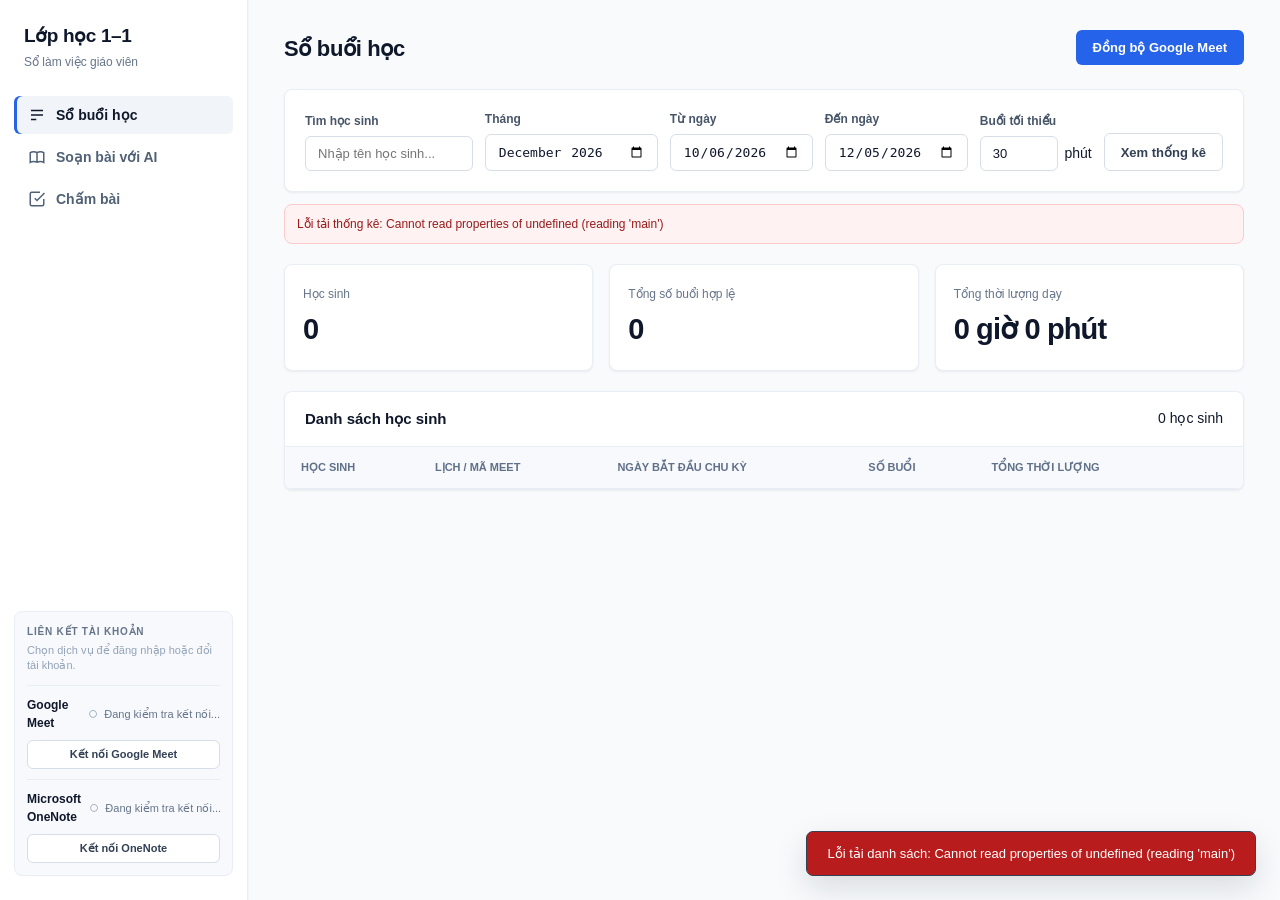
<file: frontend/index.html>
<!DOCTYPE html>
<html lang="vi">
<head>
  <meta charset="UTF-8">
  <meta name="viewport" content="width=device-width, initial-scale=1.0">
  <title>Lớp học 1–1</title>
  <link rel="stylesheet" href="css/style.css">
</head>
<body>
  <div class="shell">
    <!-- SIDEBAR -->
    <aside class="side">
      <div class="brand">
        <h2>Lớp học 1–1</h2>
        <small>Sổ làm việc giáo viên</small>
      </div>
      <section class="service-connections" aria-label="Liên kết tài khoản">
        <div class="service-connections-title">LIÊN KẾT TÀI KHOẢN</div>
        <p class="service-connections-help">Chọn dịch vụ để đăng nhập hoặc đổi tài khoản.</p>

        <div class="service-connection service-google">
          <div class="service-connection-info">
            <strong>Google Meet</strong>
            <span id="google-status-indicator" class="service-status"><span class="status-dot" style="color:#94a3b8;">○</span> Đang kiểm tra kết nối...</span>
          </div>
          <button class="service-connect-btn" type="button" onclick="handleConnectGoogle()">Kết nối Google Meet</button>
        </div>

        <div class="service-connection service-onenote">
          <div class="service-connection-info">
            <strong>Microsoft OneNote</strong>
            <span id="onenote-status-indicator" class="service-status"><span class="status-dot" style="color:#94a3b8;">○</span> Đang kiểm tra kết nối...</span>
          </div>
          <button class="service-connect-btn" type="button" onclick="handleConnectOneNote()">Kết nối OneNote</button>
        </div>
      </section>
      <nav class="nav">
        <button class="nav-item active" data-view="dashboard" onclick="navigate('dashboard')">
          <svg width="18" height="18" fill="none" stroke="currentColor" stroke-width="2" viewBox="0 0 24 24"><path d="M4 6h16M4 12h16M4 18h7"/></svg>
          Sổ buổi học
        </button>
        <button class="nav-item" data-view="lessons" onclick="navigate('lessons')">
          <svg width="18" height="18" fill="none" stroke="currentColor" stroke-width="2" viewBox="0 0 24 24"><path d="M12 6.253v13m0-13C10.832 5.477 9.246 5 7.5 5S4.168 5.477 3 6.253v13C4.168 18.477 5.754 18 7.5 18s3.332.477 4.5 1.253m0-13C13.168 5.477 14.754 5 16.5 5c1.747 0 3.332.477 4.5 1.253v13C19.832 18.477 18.247 18 16.5 18c-1.746 0-3.332.477-4.5 1.253"/></svg>
          Soạn bài với AI
        </button>
        <button class="nav-item" data-view="grading" onclick="navigate('grading')">
          <svg width="18" height="18" fill="none" stroke="currentColor" stroke-width="2" viewBox="0 0 24 24"><path d="M9 11l3 3L22 4M21 12v7a2 2 0 0 1-2 2H5a2 2 0 0 1-2-2V5a2 2 0 0 1 2-2h11"/></svg>
          Chấm bài
        </button>
      </nav>
    </aside>

    <!-- MAIN CONTENT AREA -->
    <main class="page">
      <!-- TOAST NOTIFICATION -->
      <div id="toast" class="toast hidden"></div>

      <!-- VIEW 1: DASHBOARD (SỔ BUỔI HỌC) -->
      <section id="view-dashboard" class="view-panel active">
        <header class="head">
          <div>
            <span class="eyebrow">Quản lý lớp</span>
            <h1>Sổ buổi học</h1>
          </div>
          <button class="btn btn-primary" id="btn-sync" onclick="handleSyncMeet()">
            <svg class="spin-icon hidden" width="16" height="16" fill="none" stroke="currentColor" stroke-width="2" viewBox="0 0 24 24"><circle cx="12" cy="12" r="10" stroke-opacity="0.25"/><path d="M12 2a10 10 0 0 1 10 10"/></svg>
            <span>Đồng bộ Google Meet</span>
          </button>
        </header>

        <!-- FILTERS -->
        <div class="card filter-card">
          <div class="filter-grid">
            <div class="field">
              <label>Tìm học sinh</label>
              <input type="text" id="filter-search" placeholder="Nhập tên học sinh..." onkeydown="if(event.key==='Enter') loadDashboard()">
            </div>
            <div class="field">
              <label>Tháng</label>
              <input type="month" id="filter-month" onchange="onMonthChange()">
            </div>
            <div class="field">
              <label>Từ ngày</label>
              <input type="date" id="filter-from">
            </div>
            <div class="field">
              <label>Đến ngày</label>
              <input type="date" id="filter-to">
            </div>
            <div class="field">
              <label>Buổi tối thiểu</label>
              <div class="input-unit">
                <input type="number" id="filter-min-duration" value="30" min="0">
                <span>phút</span>
              </div>
            </div>
            <button class="btn btn-primary" onclick="loadDashboard()" style="height: 38px; white-space: nowrap;">
              Xem thống kê
            </button>
          </div>
        </div>

        <div id="dashboard-status" class="status-banner status-info">
          Sẵn sàng xem thống kê. Chọn bộ lọc và bấm "Xem thống kê".
        </div>

        <!-- STATS -->
        <div class="stats-grid">
          <div class="stat-card">
            <span>Học sinh</span>
            <strong id="stat-students">0</strong>
          </div>
          <div class="stat-card">
            <span>Tổng số buổi hợp lệ</span>
            <strong id="stat-sessions">0</strong>
          </div>
          <div class="stat-card">
            <span>Tổng thời lượng dạy</span>
            <strong id="stat-duration">0 giờ 0 phút</strong>
          </div>
        </div>

        <!-- TABLE -->
        <div class="card table-card">
          <div class="card-header">
            <h3>Danh sách học sinh</h3>
            <span id="student-count-badge">0 học sinh</span>
          </div>
          <div class="table-wrap">
            <table>
              <thead>
                <tr>
                  <th>Học sinh</th>
                  <th>Lịch / mã Meet</th>
                  <th>Ngày bắt đầu chu kỳ</th>
                  <th>Số buổi</th>
                  <th>Tổng thời lượng</th>
                  <th></th>
                </tr>
              </thead>
              <tbody id="student-table-body">
                <!-- Data rendered by JS -->
              </tbody>
            </table>
          </div>
        </div>
      </section>

      <!-- VIEW 2: STUDENT DETAIL (CHI TIẾT HỌC SINH) -->
      <section id="view-student-detail" class="view-panel">
        <a class="back-link" href="javascript:void(0)" onclick="navigate('dashboard')">← Quay lại danh sách</a>
        <header class="head">
          <div>
            <span class="eyebrow">Chi tiết học sinh</span>
            <h1 id="detail-name">Học sinh</h1>
            <p id="detail-space" class="text-muted">Lịch / mã Meet: ...</p>
          </div>
        </header>

        <div class="stats-grid">
          <div class="stat-card">
            <span>Số buổi học</span>
            <strong id="detail-stat-sessions">0</strong>
          </div>
          <div class="stat-card">
            <span>Tổng thời gian học</span>
            <strong id="detail-stat-duration">0 phút</strong>
          </div>
        </div>

        <!-- FILTERS FOR STUDENT DETAIL -->
        <div class="card filter-card">
          <div class="filter-grid">
            <div class="field">
              <label>Từ ngày</label>
              <input type="date" id="detail-filter-from">
            </div>
            <div class="field">
              <label>Đến ngày</label>
              <input type="date" id="detail-filter-to">
            </div>
            <div class="field">
              <label>Buổi tối thiểu</label>
              <div class="input-unit">
                <input type="number" id="detail-filter-min-duration" value="0" min="0">
                <span>phút</span>
              </div>
            </div>
            <button class="btn btn-primary" onclick="reloadStudentDetail()" style="height: 38px; white-space: nowrap;">
              Cập nhật
            </button>
          </div>
        </div>

        <div class="detail-layout">
          <!-- SESSIONS LIST -->
          <div class="card table-card">
            <div class="card-header">
              <h3>Các buổi học</h3>
            </div>
            <div class="table-wrap">
              <table>
                <thead>
                  <tr>
                    <th>Thời gian học</th>
                    <th>Thời lượng</th>
                    <th>Người tham gia</th>
                  </tr>
                </thead>
                <tbody id="meetings-table-body">
                  <!-- Meetings rendered here -->
                </tbody>
              </table>
            </div>
          </div>

          <!-- EDIT STUDENT CARD -->
          <div class="card form-card">
            <h3>Cài đặt học sinh</h3>
            <div class="field">
              <label>Tên học sinh</label>
              <input type="text" id="edit-student-name">
            </div>
            <div class="field">
              <label>Google Space ID</label>
              <input type="text" id="edit-student-space" readonly class="input-readonly">
            </div>
            <div class="field">
              <label>Ngày bắt đầu chu kỳ (1 - 31)</label>
              <input type="number" id="edit-student-cycle" min="1" max="31">
            </div>
            <button class="btn btn-primary" onclick="handleUpdateStudent()">Lưu thay đổi</button>
          </div>
        </div>
      </section>

      <!-- VIEW 3: AI LESSONS (TẠO BÀI GIẢNG & LỊCH SỬ PROMPT) -->
      <section id="view-lessons" class="view-panel">
        <header class="head">
          <div>
            <span class="eyebrow">Trợ lý AI</span>
            <h1>Soạn bài từ Video YouTube</h1>
          </div>
        </header>

        <!-- FORM TẠO BÀI -->
        <div class="card form-panel">
          <h3>Tạo bài giảng mới</h3>
          <p class="text-muted">AI sẽ xem video YouTube, tạo giáo án chi tiết cho giáo viên và phiếu bài tập đục lỗ cho học sinh.</p>
          
          <div class="form-grid">
            <div class="field">
              <label>Model AI</label>
              <select id="lesson-model-select">
                <option value="gemini-3.5-flash" selected>Gemini 3.5 Flash (Mặc định)</option>
              </select>
            </div>
            <div class="field" style="grid-column: 1 / -1;">
              <label>Đường dẫn Video YouTube <span class="req">*</span></label>
              <input type="url" id="lesson-url" placeholder="https://www.youtube.com/watch?v=..." required>
            </div>
            <div class="field" style="grid-column: 1 / -1;">
              <label>Yêu cầu tùy chỉnh (Prompt riêng)</label>
              <textarea id="lesson-prompt" placeholder="Ví dụ: Tập trung vào giải các bài toán hình học không gian, giải thích dễ hiểu cho học sinh lớp 11..."></textarea>
            </div>
          </div>
          
          <button class="btn btn-primary" id="btn-create-lesson" onclick="handleCreateLesson()">
            <span>Bắt đầu tạo bài giảng</span>
          </button>
        </div>

        <!-- HISTORY / PROMPTS & DRAFTS TABLE -->
        <div class="card table-card" style="margin-top: 24px;">
          <div class="card-header">
            <h3>Lịch sử tạo bài & Trạng thái Prompt</h3>
            <span id="drafts-count-badge">0 bài</span>
          </div>
          <div class="table-wrap">
            <table>
              <thead>
                <tr>
                  <th style="width: 28%;">Bài giảng / Video</th>
                  <th style="width: 25%;">Yêu cầu (Prompt)</th>
                  <th style="width: 12%;">Model</th>
                  <th style="width: 15%;">Thời gian</th>
                  <th style="width: 10%;">Trạng thái</th>
                  <th style="width: 10%; text-align: right;">Thao tác</th>
                </tr>
              </thead>
              <tbody id="drafts-table-body">
                <!-- Render drafts list -->
              </tbody>
            </table>
          </div>
        </div>
      </section>

      <!-- VIEW 4: LESSON EDITOR (CHỈNH SỬA & XUẤT PDF) -->
      <section id="view-lesson-editor" class="view-panel">
        <a class="back-link" href="javascript:void(0)" onclick="navigate('lessons')">← Danh sách bài giảng</a>
        <header class="head">
          <div>
            <span class="eyebrow">Chỉnh sửa tài liệu</span>
            <input type="text" id="editor-title" class="title-input" placeholder="Tiêu đề bài giảng...">
          </div>
          <div class="action-buttons">
            <button class="btn btn-secondary" onclick="handleSaveDraft()">Lưu bản nháp</button>
            <button class="btn btn-onenote" onclick="openPushOneNoteDialog()">Đẩy lên OneNote (GV & HS)</button>
          </div>
        </header>

        <div class="card structured-editor">
          <div class="field">
            <label>Tổng quan bài học</label>
            <textarea id="editor-overview" placeholder="Mục tiêu và nội dung chính của bài học"></textarea>
          </div>
          <div class="editor-section-head"><h3>Nội dung bài giảng</h3><button class="btn btn-secondary" onclick="addLessonSection()">+ Thêm mục</button></div>
          <div id="lesson-sections-editor"></div>
          <div class="editor-section-head"><h3>Bài tập</h3><button class="btn btn-secondary" onclick="addLessonExercise()">+ Thêm câu</button></div>
          <div id="lesson-exercises-editor"></div>
        </div>
      </section>

      <!-- VIEW 5: CHẤM BÀI -->
      <section id="view-grading" class="view-panel">
        <header class="head"><div><span class="eyebrow">OneNote & AI</span><h1>Chấm bài</h1><p class="text-muted">Tìm bài học sinh, chọn câu cần chấm và xem lỗi sai.</p></div></header>
        <div class="tab-header">
          <button class="tab-btn active" id="grading-tab-assignments" onclick="switchGradingTab('assignments')">Bài đã giao</button>
          <button class="tab-btn" id="grading-tab-mistakes" onclick="switchGradingTab('mistakes')">Lỗi sai học sinh</button>
        </div>
        <div id="grading-assignments-panel">
          <div class="card grading-filter">
            <div class="field"><label>Tìm theo học sinh hoặc tên bài</label><input id="grading-search" placeholder="Nhập tên để tìm nhanh..." oninput="scheduleGradingSearch()"></div>
            <button class="btn btn-secondary" onclick="loadGradingPages()">Làm mới</button>
          </div>
          <div class="card table-card" style="margin-top:16px"><div class="card-header"><h3>Bài tập đã giao</h3><span id="grading-count">0 bài</span></div><div class="table-wrap"><table><thead><tr><th>Học sinh & bài</th><th>Ngày giao</th><th>Kết quả</th><th></th></tr></thead><tbody id="grading-pages-body"></tbody></table></div></div>
        </div>
        <div id="grading-mistakes-panel" class="hidden"><div id="mistake-groups"></div></div>
      </section>

      <!-- VIEW 6: CHI TIẾT CHẤM -->
      <section id="view-grading-detail" class="view-panel">
        <a class="back-link" href="javascript:void(0)" onclick="navigate('grading')">← Danh sách bài cần chấm</a>
        <header class="head"><div><span class="eyebrow">Chấm bằng AI</span><h1 id="grading-detail-title">Bài tập</h1><p id="grading-detail-student" class="text-muted"></p></div></header>
        <div class="card grading-controls">
          <div class="field"><label>Model chấm bài</label><select id="grading-model"></select></div>
          <div class="field"><label>Yêu cầu chấm thêm (không bắt buộc)</label><textarea id="grading-prompt" placeholder="Ví dụ: nhận xét ngắn, ưu tiên chỉ ra bước sai..."></textarea></div>
        </div>
        <div class="card" style="margin-top:16px"><div class="editor-section-head"><label class="check-label"><input type="checkbox" id="grade-select-all" onchange="toggleGradeAll(this.checked)" checked> Chọn tất cả câu</label><div class="action-buttons"><button class="btn btn-secondary hidden" id="btn-push-feedback" onclick="handlePushFeedback()">Đẩy lại nhận xét</button><button class="btn btn-primary" id="btn-grade" onclick="handleGradeAssignment()">Chấm các câu đã chọn</button></div></div><div id="grading-items"></div></div>
      </section>
    </main>
  </div>

  <!-- MODAL XEM CHI TIẾT LỖI TỪ AI -->
  <div id="error-modal" class="modal-overlay hidden" onclick="closeErrorModal()">
    <div class="modal-card" onclick="event.stopPropagation()">
      <div class="modal-header">
        <h3>Chi tiết lỗi xử lý AI</h3>
        <button class="modal-close" onclick="closeErrorModal()">✕</button>
      </div>
      <div class="modal-body">
        <p class="text-muted" style="margin-bottom: 8px;">Dưới đây là toàn bộ thông báo lỗi phản hồi từ hệ thống:</p>
        <pre id="error-modal-text" class="error-log-box">Không có dữ liệu</pre>
      </div>
      <div class="modal-footer">
        <button class="btn btn-secondary" onclick="copyErrorLog()">Sao chép lỗi</button>
        <button class="btn btn-primary" onclick="closeErrorModal()">Đóng</button>
      </div>
    </div>
  </div>

  <!-- MODAL ĐẨY BÀI LÊN ONENOTE -->
  <div id="onenote-modal" class="modal-overlay hidden" onclick="closeOneNoteModal()">
    <div class="modal-card" onclick="event.stopPropagation()">
      <div class="modal-header">
        <h3 style="color: #6b21a8;">Đẩy bài giảng lên Microsoft OneNote</h3>
        <button class="modal-close" onclick="closeOneNoteModal()">✕</button>
      </div>
      <div class="modal-body">
        <p class="text-muted" style="margin-bottom: 14px;">Hệ thống tự tạo hoặc tái sử dụng hai sổ Giáo viên/Học sinh của học sinh đã chọn, sau đó luôn tạo Trang mới trong Chương:</p>
        
        <div class="field" style="margin-bottom: 12px;"><label>1. Học sinh nhận bài</label><select id="on-student-id" onchange="refreshOneNotePublishTargets()"></select></div>
        <div class="field" style="margin-bottom: 12px;">
          <label>2. Chương trong vở Học sinh</label>
          <small id="on-student-workspace-status" class="text-muted"></small>
          <select id="on-student-chapter-select" onchange="toggleOneNoteChapterInput('student')"></select>
          <input type="text" id="on-student-chapter-name" placeholder="Nhập tên chương mới của học sinh..." style="margin-top:8px;">
        </div>

        <div class="field" style="margin-bottom: 12px;">
          <label>3. Chương trong vở Giáo viên</label>
          <small id="on-teacher-workspace-status" class="text-muted"></small>
          <select id="on-teacher-chapter-select" onchange="toggleOneNoteChapterInput('teacher')"></select>
          <input type="text" id="on-teacher-chapter-name" placeholder="Nhập tên chương mới của giáo viên..." style="margin-top:8px;">
        </div>
        
        <div class="field">
          <label>4. Tiêu đề buổi học trên trang OneNote</label>
          <input type="text" id="on-page-title" placeholder="VD: Buổi 1: Đường tròn lượng giác">
        </div>
      </div>
      <div class="modal-footer">
        <button class="btn btn-secondary" onclick="closeOneNoteModal()">Hủy</button>
        <button class="btn btn-onenote" id="btn-do-push-onenote" onclick="handleDoPushOneNote()">Bắt đầu đẩy bài</button>
      </div>
    </div>
  </div>

  <div id="remediation-modal" class="modal-overlay hidden" onclick="closeRemediationModal()">
    <div class="modal-card" onclick="event.stopPropagation()">
      <div class="modal-header"><h3 style="color:#15803d">Tạo bài tập từ lỗi sai</h3><button class="modal-close" onclick="closeRemediationModal()">✕</button></div>
      <div class="modal-body">
        <p id="remediation-context" class="mistake-context"></p>
		<div class="field"><label>Số câu bài tập</label><input type="number" id="remediation-count" min="1" max="20" value="5"></div>
        <div class="field" style="margin-top:12px"><label>Model AI</label><select id="remediation-model"></select></div>
        <div class="field" style="margin-top:12px"><label>Yêu cầu thêm (không bắt buộc)</label><textarea id="remediation-prompt" placeholder="Ví dụ: tăng dần độ khó, phù hợp lớp 11..."></textarea></div>
      </div>
      <div class="modal-footer"><button class="btn btn-secondary" onclick="closeRemediationModal()">Hủy</button><button class="btn btn-primary" id="btn-remediation" onclick="handleGenerateRemediation()">Tạo và giao bài</button></div>
    </div>
  </div>

  <script src="js/app.js"></script>
</body>
</html>
</file>
<file: frontend/css/style.css>
:root {
  --bg: #f8fafc;
  --surface: #ffffff;
  --surface-muted: #f7f9fc;
  --line: #e9eef5;
  --line-strong: #d7dee8;
  --text-main: #0f172a;
  --text-muted: #66758a;
  --green: #2563eb;
  --green-hover: #1d4ed8;
  --green-soft: #eff6ff;
  --blue: #2563eb;
  --blue-soft: #eff6ff;
  --red: #c9363e;
  --amber: #a86309;
  --shadow-sm: 0 1px 3px rgba(15, 23, 42, 0.05), 0 1px 2px -1px rgba(15, 23, 42, 0.05);
  --shadow-md: 0 12px 32px rgba(15, 23, 42, 0.13);
}

* { box-sizing: border-box; margin: 0; padding: 0; }
body {
  background: var(--bg);
  color: var(--text-main);
  font-family: -apple-system, BlinkMacSystemFont, "Segoe UI", Roboto, sans-serif;
  font-size: 14px;
  line-height: 1.5;
  user-select: none;
  -webkit-font-smoothing: antialiased;
}

.shell { display: grid; grid-template-columns: 248px minmax(0, 1fr); min-height: 100vh; }
.side {
  background: #ffffff;
  color: var(--text-main);
  padding: 22px 14px;
  display: flex;
  flex-direction: column;
  border-right: 1px solid var(--line);
  box-shadow: 1px 0 0 rgba(22, 34, 51, 0.02);
  position: sticky;
  top: 0;
  align-self: start;
  height: 100vh;
  overflow-y: auto;
}
.brand { padding: 0 10px; }
.brand h2 { font-size: 19px; font-weight: 750; color: var(--text-main); letter-spacing: -0.02em; }
.brand small { color: var(--text-muted); font-size: 12px; }
.service-connections {
  order: 2;
  margin-top: auto;
  margin-bottom: 2px;
  padding: 12px;
  border: 1px solid var(--line);
  border-radius: 8px;
  background: var(--surface-muted);
}
.service-connections-title {
  color: var(--text-muted);
  font-size: 10px;
  font-weight: 700;
  letter-spacing: 0.08em;
}
.service-connections-help { margin: 4px 0 12px; color: #94a3b8; font-size: 11px; line-height: 1.35; }
.service-connection { padding-top: 10px; border-top: 1px solid var(--line); }
.service-connection + .service-connection { margin-top: 10px; }
.service-connection-info { display: flex; align-items: center; justify-content: space-between; gap: 8px; }
.service-connection-info strong { color: var(--text-main); font-size: 12px; }
.service-status { color: var(--text-muted); font-size: 11px; white-space: nowrap; }
.service-connect-btn {
  width: 100%;
  margin-top: 8px;
  border: 1px solid var(--line-strong);
  border-radius: 6px;
  padding: 7px 8px;
  background: #ffffff;
  color: #334155;
  cursor: pointer;
  font-size: 11px;
  font-weight: 700;
  transition: background 0.15s, border-color 0.15s;
}
.service-connect-btn:hover { background: var(--blue-soft); border-color: #8bbcf4; color: var(--blue); }
.service-onenote .service-connect-btn { border-color: var(--line-strong); background: #ffffff; color: #334155; }
.service-onenote .service-connect-btn:hover { border-color: #8bbcf4; background: var(--blue-soft); color: var(--blue); }
.nav { order: 1; display: flex; flex-direction: column; gap: 4px; margin-top: 24px; }
.nav-item {
  background: transparent;
  border: 0;
  color: #516176;
  padding: 10px 14px;
  border-radius: 6px;
  text-align: left;
  cursor: pointer;
  display: flex;
  align-items: center;
  gap: 10px;
  font-size: 14px;
  font-weight: 600;
  transition: all 0.15s;
}
.nav-item:hover { background: #f0f3f8; color: var(--text-main); }
.nav-item.active { background: #f1f5f9; color: var(--text-main); box-shadow: inset 3px 0 0 var(--blue); }
.service-status .status-dot {
  display: inline-block;
  margin-right: 3px;
  font-size: 17px;
  font-weight: 800;
  line-height: 0.75;
  vertical-align: -1px;
}

.page { padding: 30px 36px 60px; max-width: 1360px; margin: 0 auto; width: 100%; }

.assignment-actions { display: flex; align-items: center; justify-content: flex-end; gap: 6px; white-space: nowrap; }
.view-panel { display: none; }
.view-panel.active { display: block; animation: fadeIn 0.15s ease-out; }
@keyframes fadeIn { from { opacity: 0; transform: translateY(4px); } to { opacity: 1; transform: translateY(0); } }

.head { display: flex; justify-content: space-between; align-items: flex-end; margin-bottom: 24px; }
.head h1 { font-size: 22px; font-weight: 750; color: var(--text-main); letter-spacing: -0.015em; }
.eyebrow { display: none; }
.text-muted { color: var(--text-muted); font-size: 13px; }

.card { background: var(--surface); border: 1px solid var(--line); border-radius: 8px; padding: 20px; box-shadow: var(--shadow-sm); }
.filter-grid { display: grid; grid-template-columns: 1.5fr 1fr 1fr 1fr 1fr; gap: 14px; }
.field label { display: block; font-size: 12px; font-weight: 600; color: #475569; margin-bottom: 6px; }
.field input, .field select, .field textarea {
  width: 100%; border: 1px solid var(--line-strong); border-radius: 6px; padding: 9px 12px; font-size: 13px; background: #fff; color: var(--text-main); transition: border-color 0.15s, box-shadow 0.15s;
}
.field input:focus, .field select:focus, .field textarea:focus { outline: none; border-color: var(--blue); box-shadow: 0 0 0 3px rgba(8, 104, 215, 0.12); }
.input-unit { display: flex; align-items: center; gap: 6px; }
.input-readonly { background: #f1f5f9 !important; color: #64748b; }

.form-grid { display: grid; grid-template-columns: 1fr; gap: 14px; margin: 16px 0; }
.field textarea { height: 80px; resize: vertical; }

.stats-grid { display: grid; grid-template-columns: repeat(3, 1fr); gap: 16px; margin: 20px 0; }
.stat-card { background: var(--surface); border: 1px solid var(--line); border-radius: 8px; padding: 18px; box-shadow: var(--shadow-sm); }
.stat-card span { font-size: 12px; color: var(--text-muted); }
.stat-card strong { display: block; font-size: 29px; font-weight: 800; color: var(--text-main); margin-top: 4px; letter-spacing: -0.03em; }

.table-card { padding: 0; overflow: hidden; }
.card-header { padding: 16px 20px; border-bottom: 1px solid var(--line); display: flex; justify-content: space-between; align-items: center; }
.card-header h3 { font-size: 15px; font-weight: 700; }
.table-wrap { overflow-x: auto; }
table { width: 100%; border-collapse: collapse; text-align: left; }
th { background: var(--surface-muted); padding: 12px 16px; font-size: 11px; text-transform: uppercase; color: #607089; font-weight: 650; border-bottom: 1px solid var(--line); }
td { padding: 14px 16px; border-bottom: 1px solid #e9edf3; font-size: 13px; vertical-align: middle; }
tbody tr:last-child td { border-bottom: 0; }
tr:hover td { background: #f5f9ff; }

.btn { border: 1px solid transparent; padding: 9px 16px; border-radius: 6px; font-size: 13px; font-weight: 650; cursor: pointer; display: inline-flex; align-items: center; justify-content: center; gap: 8px; transition: background 0.15s, border-color 0.15s, box-shadow 0.15s, transform 0.05s; }
.btn-primary { background: var(--green); color: #fff; }
.btn-primary:hover { background: var(--green-hover); box-shadow: 0 3px 10px rgba(37, 99, 235, 0.18); }
.btn:active { transform: translateY(1px); }
.btn-secondary { background: #eef1f5; border-color: #e0e5ec; color: var(--text-main); }
.btn-secondary:hover { background: #e3e8ef; border-color: #d2d9e3; }
.back-link { display: inline-block; margin-bottom: 12px; color: var(--green); font-weight: 600; text-decoration: none; }

.detail-layout { display: grid; grid-template-columns: 1fr 320px; gap: 20px; }
.form-card .field { margin-bottom: 14px; }

.badge { display: inline-block; padding: 4px 10px; border-radius: 99px; font-size: 11px; font-weight: 700; }
.badge-processing { background: #fef3c7; color: var(--amber); }
.badge-completed { background: #dcfce7; color: #15803d; }
.badge-failed { background: #fee2e2; color: var(--red); }

.tab-header { display: flex; gap: 8px; margin-bottom: 12px; }
.tab-btn { padding: 8px 16px; border: 1px solid var(--line); background: #fff; border-radius: 6px; font-size: 13px; font-weight: 600; color: #445268; cursor: pointer; transition: all 0.15s; }
.tab-btn.active { background: var(--blue-soft); border-color: #bfdbfe; color: var(--blue); }
.editor-textarea { display: none; width: 100%; height: 500px; padding: 16px; border: 1px solid var(--line); border-radius: 12px; font-family: monospace; font-size: 14px; resize: vertical; }
.editor-textarea.active { display: block; }
.title-input { font-size: 20px; font-weight: 700; border: 1px solid transparent; padding: 4px 8px; border-radius: 6px; width: 400px; }
.title-input:focus { border-color: var(--line); outline: none; background: #fff; }

.toast { position: fixed; bottom: 24px; right: 24px; background: #182230; color: #fff; padding: 12px 20px; border: 1px solid #344154; border-radius: 7px; font-size: 13px; font-weight: 500; z-index: 999; box-shadow: var(--shadow-md); transition: 0.2s; }
.toast.hidden { opacity: 0; transform: translateY(10px); pointer-events: none; }
.toast-link { color: #bfdbfe; font-weight: 700; text-decoration: underline; white-space: nowrap; border: 0; background: transparent; padding: 0; cursor: pointer; font: inherit; }
.spin-icon { animation: spin 0.8s linear infinite; }
@keyframes spin { to { transform: rotate(360deg); } }

/* --- PROMPT PREVIEW & ERROR MODAL --- */
.prompt-preview {
  display: block;
  max-width: 250px;
  color: var(--text-muted);
  font-size: 12px;
  font-style: italic;
  overflow: hidden;
  text-overflow: ellipsis;
  white-space: nowrap;
}

.modal-overlay {
  position: fixed; inset: 0; background: rgba(15, 23, 42, 0.6);
  display: flex; align-items: center; justify-content: center; z-index: 1000;
  backdrop-filter: blur(2px);
}
.modal-overlay.hidden { display: none; }
.modal-card {
  background: #fff; width: 90%; max-width: 620px; border: 1px solid var(--line-strong); border-radius: 9px;
  overflow: hidden; box-shadow: var(--shadow-md); animation: modalIn 0.15s ease-out;
}
@keyframes modalIn { from { opacity: 0; transform: scale(0.96); } to { opacity: 1; transform: scale(1); } }
.modal-header { padding: 14px 20px; display: flex; justify-content: space-between; align-items: center; border-bottom: 1px solid var(--line); }
.modal-header h3 { font-size: 15px; font-weight: 700; color: var(--red); }
.modal-close { background: none; border: none; font-size: 16px; cursor: pointer; color: var(--text-muted); }
.modal-body { padding: 16px 20px; }
.error-log-box {
  background: #0f172a; color: #f87171; padding: 14px; border-radius: 8px;
  font-family: monospace; font-size: 12px; max-height: 280px; overflow-y: auto; white-space: pre-wrap; word-break: break-word;
}
.modal-footer { padding: 12px 20px; background: var(--surface-muted); border-top: 1px solid var(--line); display: flex; justify-content: flex-end; gap: 8px; }
.btn-view-error { color: var(--red); background: none; border: none; font-size: 11px; text-decoration: underline; cursor: pointer; padding: 2px 4px; display: inline-block; }

/* --- SỬA LỖI ICON VÀ THÊM NÚT LỌC --- */
.hidden { display: none !important; }

.filter-grid {
  display: grid;
  grid-template-columns: 1.5fr 1fr 1fr 1fr 1fr auto;
  gap: 12px;
  align-items: flex-end;
}

/* The search action is deliberately quieter than the page-level sync action. */
.filter-grid > .btn-primary {
  background: #ffffff;
  border-color: var(--line-strong);
  color: #334155;
  box-shadow: none;
}
.filter-grid > .btn-primary:hover { background: #f1f5f9; border-color: #b9c5d4; }

.status-banner {
  margin-top: 12px;
  padding: 10px 12px;
  border-radius: 8px;
  border: 1px solid var(--line);
  font-size: 12px;
}

.status-info {
  background: #f8fafc;
  color: #334155;
}

.status-loading {
  background: #eff6ff;
  color: #1d4ed8;
  border-color: #bfdbfe;
}

.status-success {
  background: var(--blue-soft);
  color: #075bbd;
  border-color: #b8d7fa;
}

.status-error {
  background: #fef2f2;
  color: #991b1b;
  border-color: #fecaca;
}

/* --- NÚT BẤM VÀ STYLE CHO ONENOTE --- */
.btn-onenote {
  background: var(--blue);
  color: #ffffff;
}
.btn-onenote:hover {
  background: var(--green-hover);
}

/* --- UI MỚI: EDITOR CẤU TRÚC VÀ CHẤM BÀI --- */
.structured-editor > .field { margin-bottom: 20px; }
.editor-section-head { display: flex; align-items: center; justify-content: space-between; gap: 16px; margin: 20px 0 12px; }
.structure-card { border: 1px solid var(--line); border-radius: 8px; padding: 16px; margin-bottom: 12px; background: var(--surface-muted); }
.structure-card .field, .example-card .field { margin-bottom: 12px; }
.structure-card-head { display: flex; justify-content: space-between; align-items: center; margin-bottom: 12px; }
.structure-card textarea.tall { min-height: 140px; }
.example-card { margin: 12px 0; padding: 14px; border-left: 3px solid var(--blue); background: #fff; }
.remove-link { border: 0; background: none; color: var(--red); cursor: pointer; font-size: 12px; }
.compact-grid, .count-grid { display: grid; grid-template-columns: 1fr 1fr; gap: 12px; }
.btn.compact { padding: 6px 10px; font-size: 12px; }
.grading-filter { display: grid; grid-template-columns: 1fr auto; gap: 14px; align-items: end; }
.empty-cell { padding: 30px !important; text-align: center; color: var(--text-muted); }
.error-text { color: var(--red); }
.grading-controls { display: grid; grid-template-columns: 240px 1fr; gap: 16px; }
.grading-controls textarea { height: 66px; }
.check-label { display: flex; align-items: center; gap: 8px; font-weight: 700; }
.grading-item { display: flex; align-items: flex-start; gap: 12px; padding: 14px; margin-top: 10px; border: 1px solid var(--line); border-radius: 8px; background: #fff; cursor: pointer; transition: background 0.15s, border-color 0.15s, box-shadow 0.15s; }
.grading-item:hover { background: #f8fafc; box-shadow: var(--shadow-sm); }
.grading-item input { margin-top: 3px; flex: 0 0 auto; }
.grading-item:has(.result-correct) { border-color: #bbf7d0; background: #fafffc; }
.grading-item:has(.result-wrong) { border-color: #fecaca; background: #fffafa; }
.grading-item:has(.result-pending) { border-style: dashed; border-color: #cbd5e1; background: #fafcff; }
.result-correct, .result-wrong, .result-pending { display: inline-flex; align-items: center; padding: 2px 7px; border-radius: 999px; font-size: 11px; line-height: 1.35; }
.result-correct { background: #dcfce7; color: #15803d; font-weight: 700; }
.result-wrong { background: #fee2e2; color: var(--red); font-weight: 700; }
.result-pending { background: #f1f5f9; color: #64748b; font-weight: 700; }
.mistake-group { margin-bottom: 12px; padding: 0; overflow: hidden; }
.mistake-group summary { display: flex; justify-content: space-between; cursor: pointer; padding: 16px 20px; }
.mistake-list { border-top: 1px solid var(--line); }
.mistake-row { display: flex; justify-content: space-between; align-items: center; gap: 20px; padding: 14px 20px; border-bottom: 1px solid #e9edf3; }
.mistake-row p { color: var(--text-muted); margin-top: 3px; }
.mistake-row-actions { display: flex; align-items: center; justify-content: flex-end; gap: 10px; flex-wrap: wrap; }
.mistake-context { padding: 12px; border-radius: 7px; background: var(--blue-soft); color: #075bbd; margin-bottom: 14px; }

.assignment-actions { gap: 0; }
.assignment-actions .btn { border-radius: 0; border-right-width: 0; }
.assignment-actions .btn:first-child { border-radius: 6px 0 0 6px; }
.assignment-actions .btn:last-child { border-radius: 0 6px 6px 0; border-right-width: 1px; }

/* Neutral blue visual theme. Inline legacy colours are intentionally overridden
   here so application rendering logic can stay untouched. */
#student-table-body td strong,
#student-table-body td:last-child,
.back-link {
  color: var(--blue) !important;
}

.modal-header h3[style],
#remediation-modal .modal-header h3 {
  color: var(--text-main) !important;
}

input[type="checkbox"], input[type="radio"] {
  width: 16px;
  height: 16px;
  accent-color: var(--blue);
  cursor: pointer;
}

button:focus-visible,
a:focus-visible,
summary:focus-visible {
  outline: 3px solid rgba(8, 104, 215, 0.24);
  outline-offset: 2px;
}

::-webkit-scrollbar { width: 10px; height: 10px; }
::-webkit-scrollbar-track { background: transparent; }
::-webkit-scrollbar-thumb { background: #c7cfdb; border: 3px solid transparent; border-radius: 8px; background-clip: padding-box; }
::-webkit-scrollbar-thumb:hover { background-color: #aab5c4; }

@media (max-width: 1050px) {
  .shell { grid-template-columns: 220px minmax(0, 1fr); }
  .page { padding: 26px 24px 48px; }
}
@media (max-width: 900px) {
  .grading-filter, .grading-controls { grid-template-columns: 1fr; }
  .compact-grid, .count-grid { grid-template-columns: 1fr; }
}
</file>
